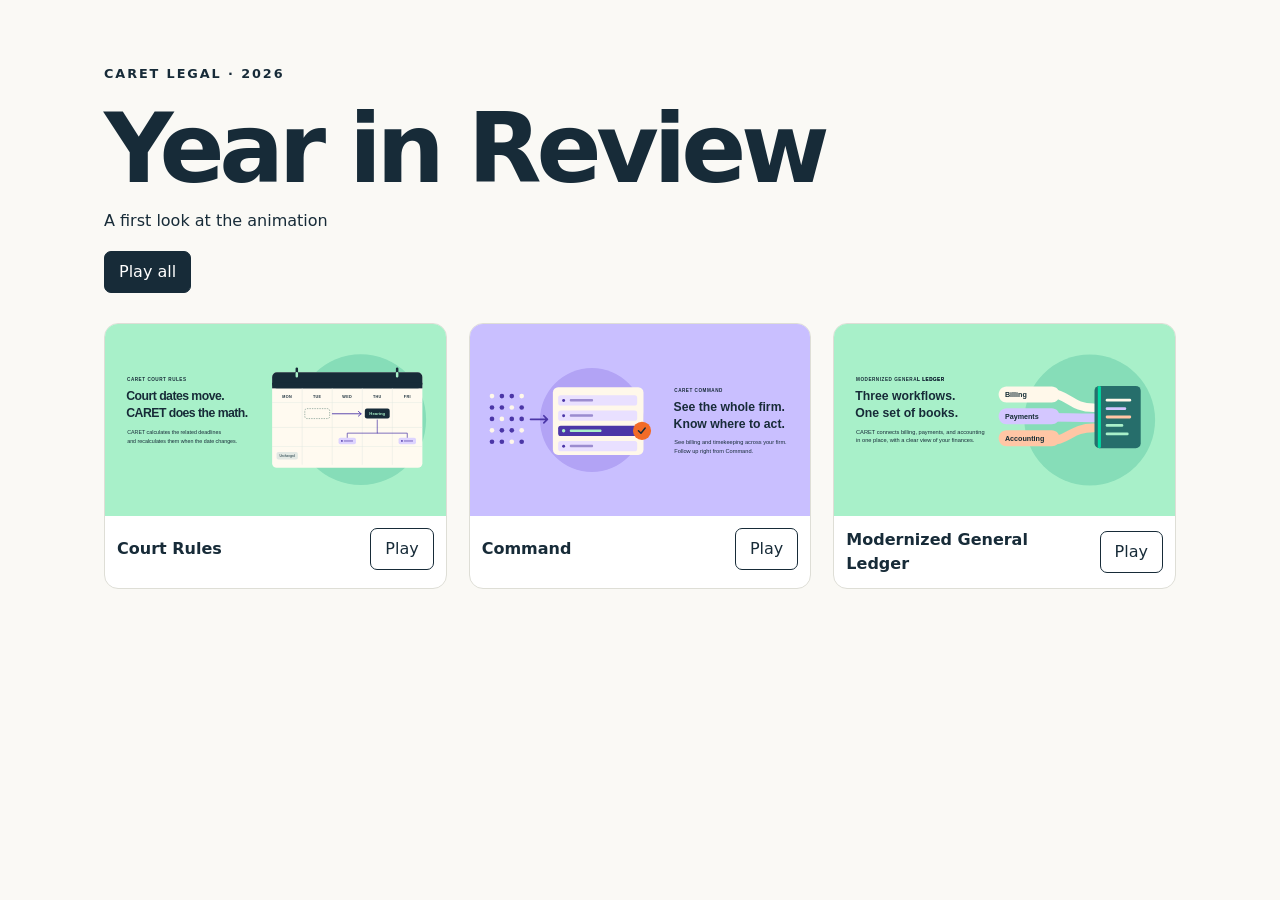
<file: index.html>
<!doctype html>
<html lang="en">
<meta charset="utf-8">
<meta name="viewport" content="width=device-width, initial-scale=1">
<title>CARET Legal | 2026 Year in Review</title>
<link rel="stylesheet" href="styles.css?v=2">
<main>
<header>
  <p class="eyebrow">CARET LEGAL · 2026</p>
  <h1>Year in Review</h1>
  <p>A first look at the animation</p>
  <a class="play-link" href="play.html?v=1&amp;study=all">Play all</a>
</header>
<div class="studies">
<article data-still="images/CARET_Court_Rules_POC_Frame.svg?v=1" data-motion="images/CARET_Court_Rules_POC_Motion.svg?v=1"><img src="images/CARET_Court_Rules_POC_Frame.svg?v=1" alt="Court Rules motion study still"><div><h2>Court Rules</h2><a class="play-link" href="play.html?v=1&amp;study=0" aria-label="Play Court Rules">Play</a></div></article>
<article data-still="images/CARET_Command_POC_Frame.svg?v=1" data-motion="images/CARET_Command_POC_Motion.svg?v=1"><img src="images/CARET_Command_POC_Frame.svg?v=1" alt="Command motion study still"><div><h2>Command</h2><a class="play-link" href="play.html?v=1&amp;study=1" aria-label="Play Command">Play</a></div></article>
<article data-still="images/CARET_General_Ledger_POC_Frame.svg?v=1" data-motion="images/CARET_General_Ledger_POC_Motion.svg?v=1"><img src="images/CARET_General_Ledger_POC_Frame.svg?v=1" alt="Modernized General Ledger motion study still"><div><h2>Modernized General Ledger</h2><a class="play-link" href="play.html?v=1&amp;study=2" aria-label="Play Modernized General Ledger">Play</a></div></article>
</div>
</main>

</html>
</file>
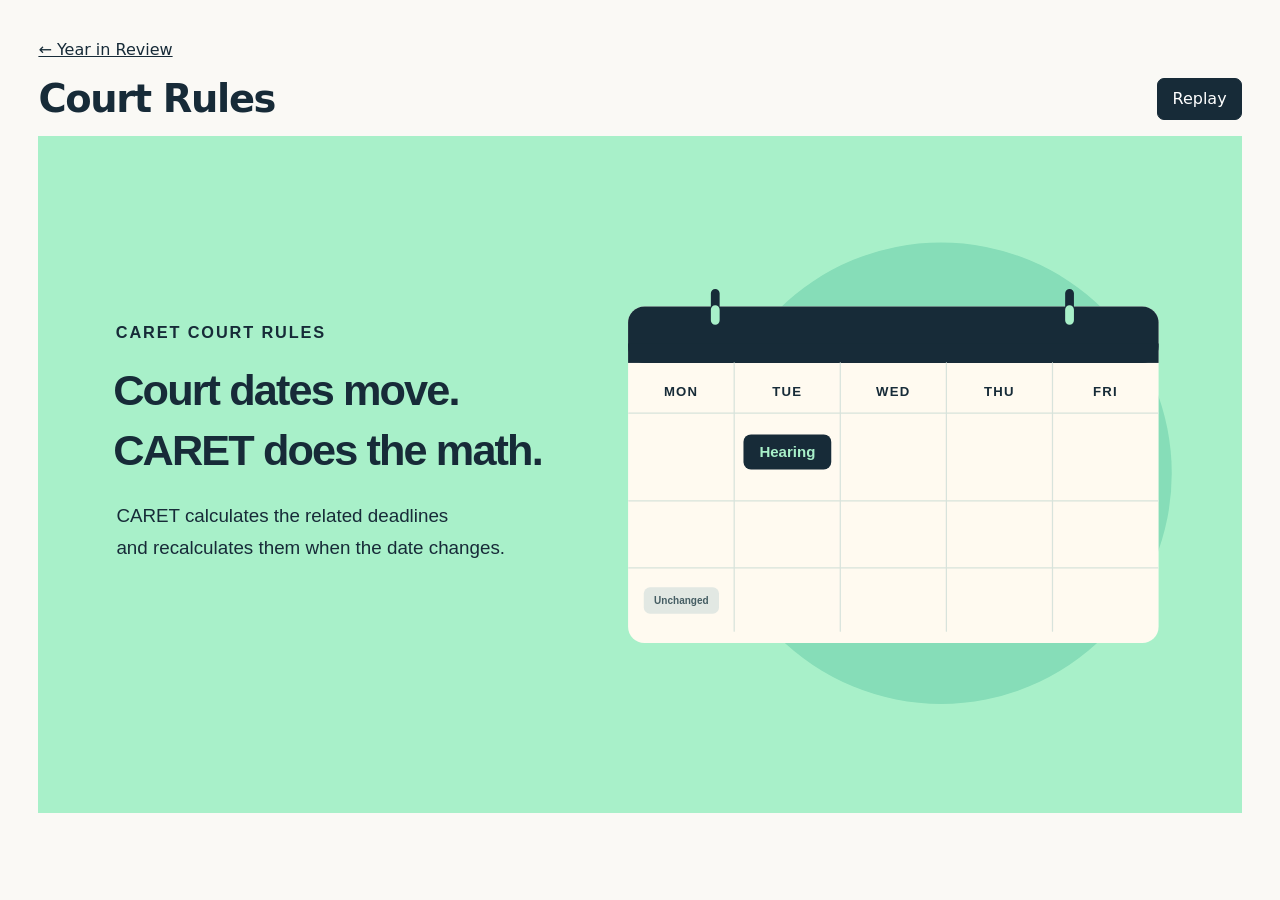
<file: play.html>
<!doctype html>
<html lang="en">
<meta charset="utf-8">
<meta name="viewport" content="width=device-width, initial-scale=1">
<title>CARET Legal | Animation review</title>
<link rel="stylesheet" href="styles.css?v=2">
<main class="player">
<a href="index.html">← Year in Review</a>
<div class="player-bar">
<h1 id="title">Year in Review</h1>
<button id="replay" type="button">Replay</button>
</div>
<img id="animation" alt="" width="1920" height="1080">
<p id="status" role="status"></p>
<noscript>Enable JavaScript to play the animation.</noscript>
</main>
<script src="player.js?v=1" defer></script>
</html>
</file>
<file: styles.css>
* { box-sizing: border-box; }
body { margin: 0; color: #172b38; background: #faf9f5; font: 16px/1.5 system-ui, sans-serif; }
main { max-width: 1200px; margin: auto; padding: clamp(24px, 5vw, 72px); }
header { margin-bottom: 30px; }
header p { margin: 0 0 18px; }
.eyebrow { font-size: .8rem; font-weight: 750; letter-spacing: .15em; }
h1 { margin: 0; font-size: clamp(2.8rem, 8vw, 6rem); letter-spacing: -.055em; line-height: 1; }
header h1 + p { margin-top: 12px; }
button { border: 1px solid #172b38; border-radius: 7px; padding: 8px 14px; background: #172b38; color: white; font: inherit; cursor: pointer; }
.quiet, article button { color: #172b38; background: transparent; }
button:focus-visible { outline: 3px solid #4b36a7; outline-offset: 3px; }
#status { min-height: 1.5em; margin-top: 8px; }
.studies { display: grid; gap: 22px; grid-template-columns: repeat(auto-fit, minmax(min(100%, 270px), 1fr)); }
article { overflow: hidden; background: #fff; border: 1px solid #deded6; border-radius: 14px; }
article img { display: block; width: 100%; aspect-ratio: 16/9; }
article div { display: flex; padding: 12px; gap: 8px; align-items: center; justify-content: space-between; }
h2 { margin: 0; font-size: 1rem; }

.play-link { display:inline-block; border:1px solid #172b38; border-radius:7px; padding:8px 14px; background:#172b38; color:white; text-decoration:none; }
article .play-link { color:#172b38; background:transparent; }
a:focus-visible { outline:3px solid #4b36a7; outline-offset:3px; }
.player { max-width:1600px; padding:clamp(16px,3vw,42px); }
.player > a { color:inherit; }
.player-bar { display:flex; flex-wrap:wrap; align-items:center; justify-content:space-between; gap:12px; margin:16px 0; }
.player h1 { font-size:clamp(1.4rem,4vw,2.4rem); letter-spacing:-.035em; }
.player img { display:block; width:100%; height:auto; max-height:calc(100svh - 145px); object-fit:contain; }
</file>
